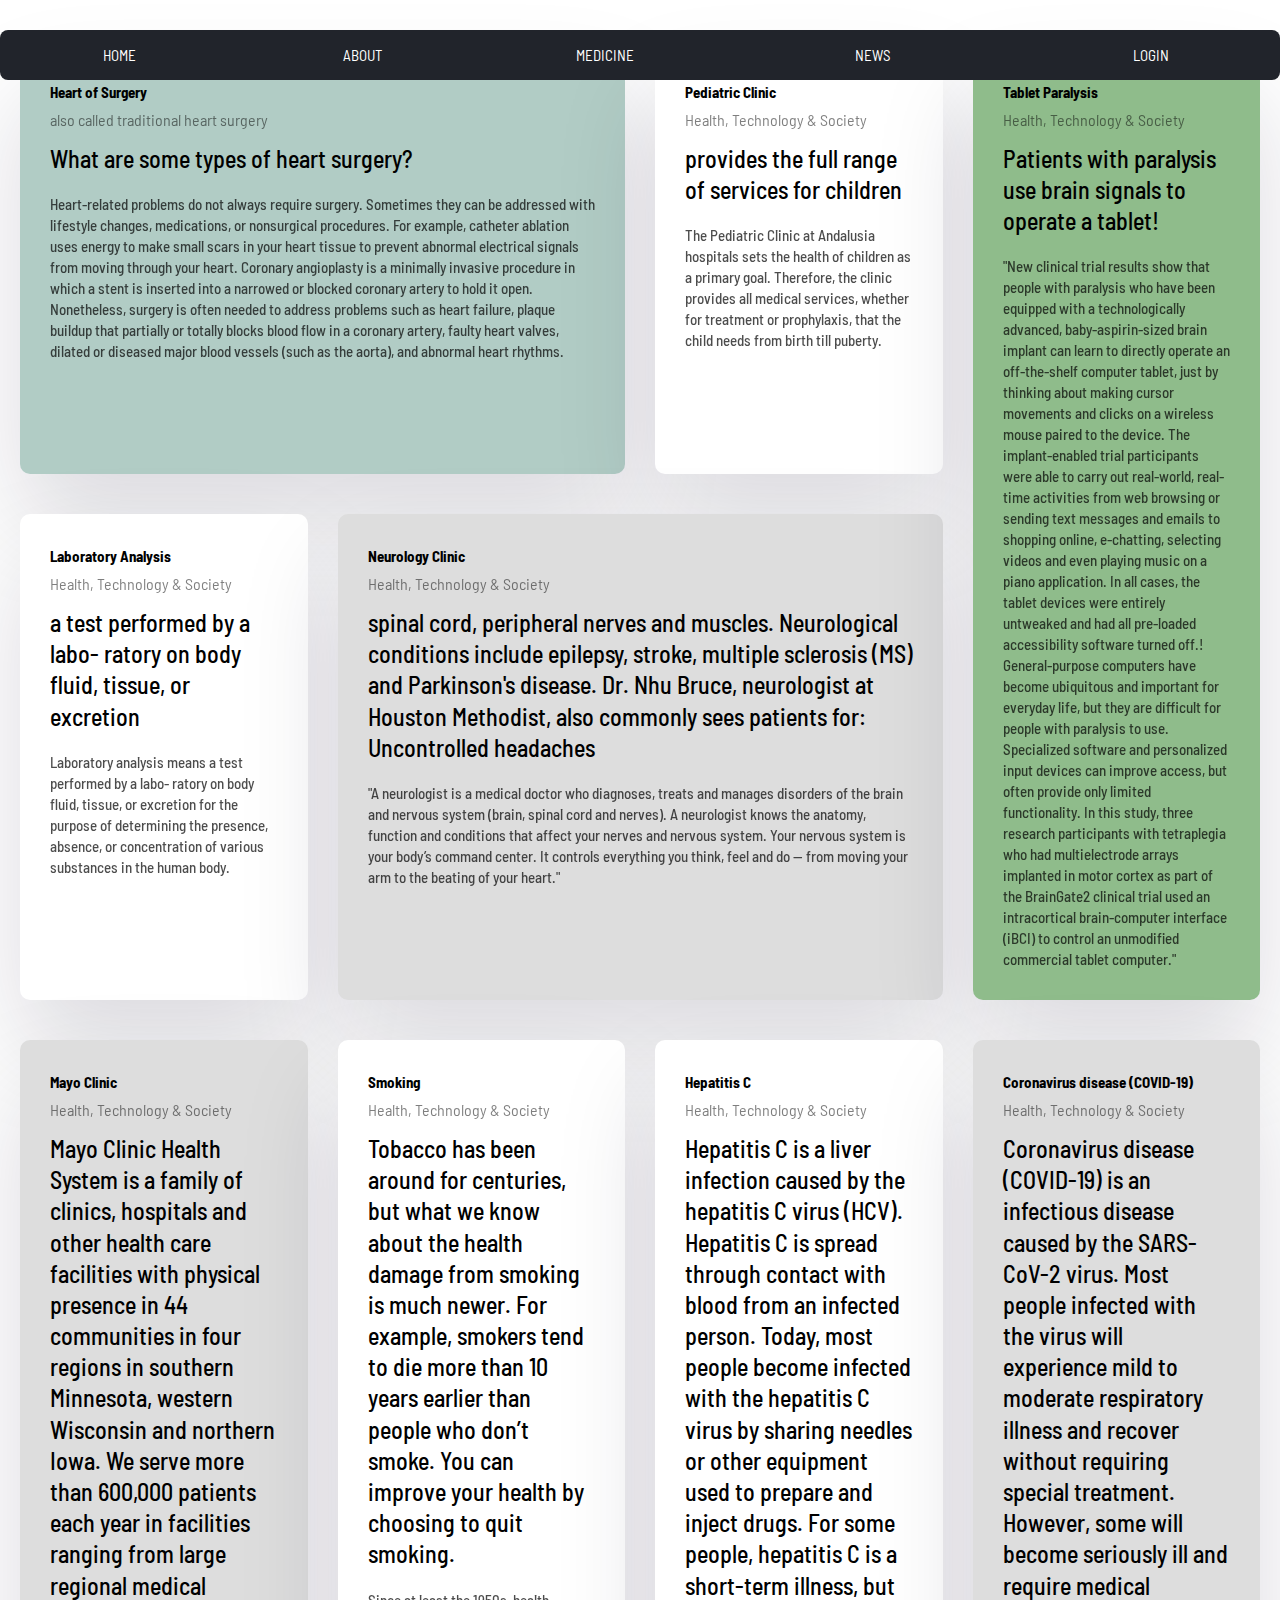
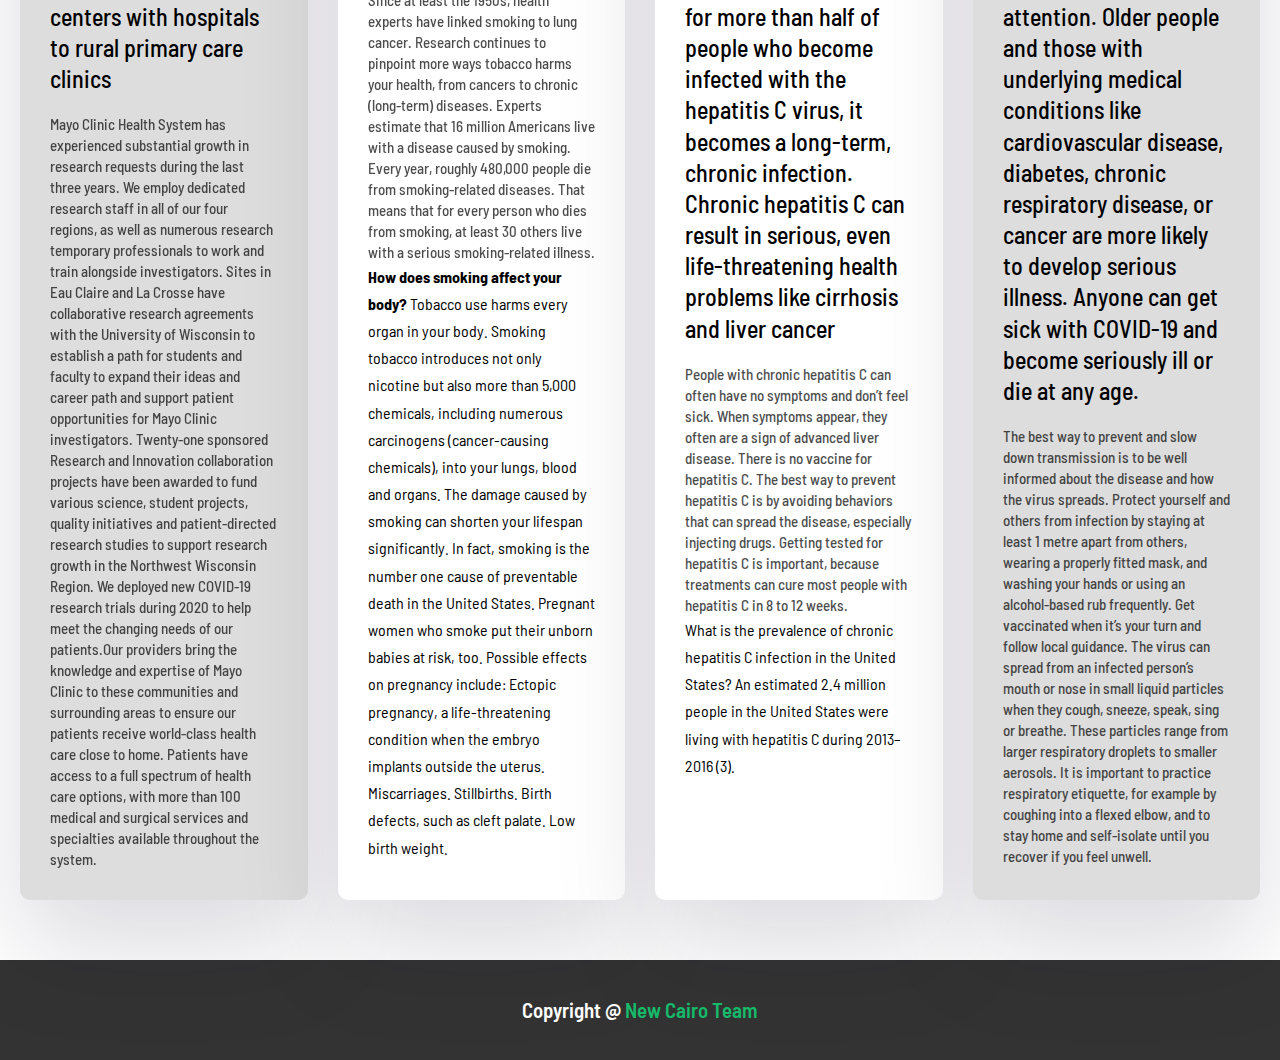
<file: news.html>
<!DOCTYPE html>
<html lang="en">
  <head>
    <meta charset="UTF-8" />
    <meta http-equiv="X-UA-Compatible" content="IE=edge" />
    <meta name="viewport" content="width=device-width, initial-scale=1.0" />
    <link rel="stylesheet" href="news.css" />
    <title>News Page</title>
  </head>
  <body>
    <nav>
      <a href="./index.html" target="-blank">Home</a>
      <a href="./About.html" target="-blank">About</a>
      <a href="./medicine.html" target="-blank">Medicine</a>
      <a href="./news.html" target="-blank">News</a>
      <a href="./sign/sign.html"target="-blank">Login</a>
      <div class="animation start-home" target="-blank"></div>
    </nav>
    

    <div class="cards">
      <div class="card card--bg-pepar">
        <header class="card__header">
          <div>
            <h3>Heart of Surgery</h3>
            <p>also called traditional heart surgery</p>
          </div>
        </header>
        <p class="card__lead">
          What are some types of heart surgery?
        </p>
        <p class="card__quote">
          Heart-related problems do not always require surgery.
          Sometimes they can be addressed with lifestyle changes,
          medications, or nonsurgical procedures. For example,
          catheter ablation uses energy to make small scars in your heart tissue
          to prevent abnormal electrical signals from moving through your heart. Coronary angioplasty is a minimally invasive procedure in which a stent is inserted into a narrowed or blocked coronary artery to hold it open. Nonetheless, surgery is often needed to address problems such as heart failure, plaque buildup that partially or totally blocks blood flow in a coronary artery, faulty heart valves, dilated or diseased major blood vessels (such as the aorta), and abnormal heart rhythms.
        </p>
      </div>

      <div class="card card--bg-gray-blue">
        <header class="card__header">
          
          <div>
            <h3>Pediatric Clinic</h3>
            <p>Health, Technology & Society</p>
          </div>
        </header>
        <p class="card__lead">
          provides the full range of services for children
        </p>
        <p class="card__quote">
          The Pediatric Clinic at Andalusia hospitals sets the health of children as a primary goal. Therefore, the clinic provides all medical services, whether for treatment or prophylaxis, that the child needs from birth till puberty.
        </p>
        
      </div>

      <div class="card">
        <header class="card__header">
          
          <div>
            <h3>Laboratory Analysis</h3>
            <p>Health, Technology & Society</p>
          </div>
        </header>
        <p class="card__lead"> a test performed by a labo- ratory on body fluid, tissue, or excretion</p>
        <p class="card__quote">
          Laboratory analysis means a test performed by a labo- ratory on body fluid, tissue, or excretion for the purpose of determining the presence, absence, or concentration of various substances in the human body.
        </p>
        
      </div>

      <div class="card card--bg-black-blue">
        <header class="card__header">
          
          <div>
            <h3>Neurology Clinic</h3>
            <p>Health, Technology & Society</p>
          </div>
        </header>
        <p class="card__lead">
          spinal cord, peripheral nerves and muscles. Neurological conditions include epilepsy, stroke, multiple sclerosis (MS) and Parkinson's disease. Dr. Nhu Bruce, neurologist at Houston Methodist, also commonly sees patients for: Uncontrolled headaches
        </p>
        <p class="card__quote">
          "A neurologist is a medical doctor who diagnoses, treats and manages disorders of the brain and nervous system (brain, spinal cord and nerves). A neurologist knows the anatomy, function and conditions that affect your nerves and nervous system. Your nervous system is your body’s command center. It controls everything you think, feel and do — from moving your arm to the beating of your heart."
        </p>
        
      </div>

      <div class="card bg-green">
        <header class="card__header">
          
          <div>
            <h3>Tablet Paralysis</h3>
            <p>Health, Technology & Society</p>
          </div>
        </header>
        <p class="card__lead">
          Patients with paralysis use brain signals to operate a tablet!
        </p>
        <p class="card__quote">
          "New clinical trial results show that people with paralysis who have been equipped with a technologically advanced, baby-aspirin-sized brain implant can learn to directly operate an off-the-shelf computer tablet, just by thinking about making cursor movements and clicks on a wireless mouse paired to the device.
          The implant-enabled trial participants were able to carry out real-world, real-time activities from web browsing or sending text messages and emails to shopping online, e-chatting, selecting videos and even playing music on a piano application.
          In all cases, the tablet devices were entirely untweaked and had all pre-loaded accessibility software turned off.!
          General-purpose computers have become ubiquitous and important for everyday life, but they are difficult for people with paralysis to use. Specialized software and personalized input devices can improve access, but often provide only limited functionality. In this study, three research participants with tetraplegia who had multielectrode arrays implanted in motor cortex as part of the BrainGate2 clinical trial used an intracortical brain-computer interface (iBCI) to control an unmodified commercial tablet computer."
        </p>
      </div>
      <div class="card card--bg-black-blue">
        <header class="card__header">
          
          <div>
            <h3>Mayo Clinic</h3>
            <p>Health, Technology & Society</p>
          </div>
        </header>
        <p class="card__lead">
          Mayo Clinic Health System is a family of clinics, hospitals and other health care facilities with physical presence in 44 communities in four regions in southern Minnesota, western Wisconsin and northern Iowa. We serve more than 600,000 patients each year in facilities ranging from large regional medical centers with hospitals to rural primary care clinics        </p>
        <p class="card__quote">
          Mayo Clinic Health System has experienced substantial growth in research requests during the last three years. We employ dedicated research staff in all of our four regions, as well as numerous research temporary professionals to work and train alongside investigators.
          Sites in Eau Claire and La Crosse have collaborative research agreements with the University of Wisconsin to establish a path for students and faculty to expand their ideas and career path and support patient opportunities for Mayo Clinic investigators.
          Twenty-one sponsored Research and Innovation collaboration projects have been awarded to fund various science, student projects, quality initiatives and patient-directed research studies to support research growth in the Northwest Wisconsin Region.
          We deployed new COVID-19 research trials during 2020 to help meet the changing needs of our patients.Our providers bring the knowledge and expertise of Mayo Clinic to these communities and surrounding areas to ensure our patients receive world-class health care close to home. Patients have access to a full spectrum of health care options, with more than 100 medical and surgical services and specialties available throughout the system.
          </p>
        
      </div>
      <div class="card card--bg-black-gray">
        <header class="card__header">
          
          <div>
            <h3>Smoking</h3>
            <p>Health, Technology & Society</p>
          </div>
        </header>
        <p class="card__lead">
          Tobacco has been around for centuries, but what we know about the health damage from smoking is much newer. For example, smokers tend to die more than 10 years earlier than people who don’t smoke. You can improve your health by choosing to quit smoking.
        </p>
        <p class="card__quote">
          Since at least the 1950s, health experts have linked smoking to lung cancer. Research continues to pinpoint more ways tobacco harms your health, from cancers to chronic (long-term) diseases.

          Experts estimate that 16 million Americans live with a disease caused by smoking. Every year, roughly 480,000 people die from smoking-related diseases. That means that for every person who dies from smoking, at least 30 others live with a serious smoking-related illness.        </p>
          <strong>How does smoking affect your body?</strong> 
          Tobacco use harms every organ in your body. Smoking tobacco introduces not only nicotine but also more than 5,000 chemicals, including numerous carcinogens (cancer-causing chemicals), into your lungs, blood and organs.
          
          The damage caused by smoking can shorten your lifespan significantly. In fact, smoking is the number one cause of preventable death in the United States.
          
          Pregnant women who smoke put their unborn babies at risk, too. Possible effects on pregnancy include:
          
          Ectopic pregnancy, a life-threatening condition when the embryo implants outside the uterus.
          Miscarriages.
          Stillbirths.
          Birth defects, such as cleft palate.
          Low birth weight.
      </div>
      <div class="card card--bg-black-gray">
        <header class="card__header">
          
          <div>
            <h3>Hepatitis C </h3>
            <p>Health, Technology & Society</p>
          </div>
        </header>
        <p class="card__lead">
          Hepatitis C is a liver infection caused by the hepatitis C virus (HCV). Hepatitis C is spread through contact with blood from an infected person. Today, most people become infected with the hepatitis C virus by sharing needles or other equipment used to prepare and inject drugs. For some people, hepatitis C is a short-term illness, but for more than half of people who become infected with the hepatitis C virus, it becomes a long-term, chronic infection. Chronic hepatitis C can result in serious, even life-threatening health problems like cirrhosis and liver cancer        </p>
        <p class="card__quote">
          People with chronic hepatitis C can often have no symptoms and don’t feel sick. When symptoms appear, they often are a sign of advanced liver disease. There is no vaccine for hepatitis C. The best way to prevent hepatitis C is by avoiding behaviors that can spread the disease, especially injecting drugs. Getting tested for hepatitis C is important, because treatments can cure most people with hepatitis C in 8 to 12 weeks.        
        </p>
          What is the prevalence of chronic hepatitis C infection in the United States?
          An estimated 2.4 million people in the United States were living with hepatitis C during 2013–2016 (3).
      </div>
      <div class="card card--bg-black-blue">
        <header class="card__header">
          
          <div>
            <h3>Coronavirus disease (COVID-19)</h3>
            <p>Health, Technology & Society</p>
          </div>
        </header>
        <p class="card__lead">
          Coronavirus disease (COVID-19) is an infectious disease caused by the SARS-CoV-2 virus.

Most people infected with the virus will experience mild to moderate respiratory illness and recover without requiring special treatment. However, some will become seriously ill and require medical attention. Older people and those with underlying medical conditions like cardiovascular disease, diabetes, chronic respiratory disease, or cancer are more likely to develop serious illness. Anyone can get sick with COVID-19 and become seriously ill or die at any age.
        </p>
        <p class="card__quote">
          The best way to prevent and slow down transmission is to be well informed about the disease and how the virus spreads. Protect yourself and others from infection by staying at least 1 metre apart from others, wearing a properly fitted mask, and washing your hands or using an alcohol-based rub frequently. Get vaccinated when it’s your turn and follow local guidance.

          The virus can spread from an infected person’s mouth or nose in small liquid particles when they cough, sneeze, speak, sing or breathe. These particles range from larger respiratory droplets to smaller aerosols. It is important to practice respiratory etiquette, for example by coughing into a flexed elbow, and to stay home and self-isolate until you recover if you feel unwell.        </p>
      </div>
    </div>
    
    <footer class="footer">
      <p class="footer-title">Copyright @ <span>New Cairo Team</span></p>
  </footer>
  </body>
</html>
</file>
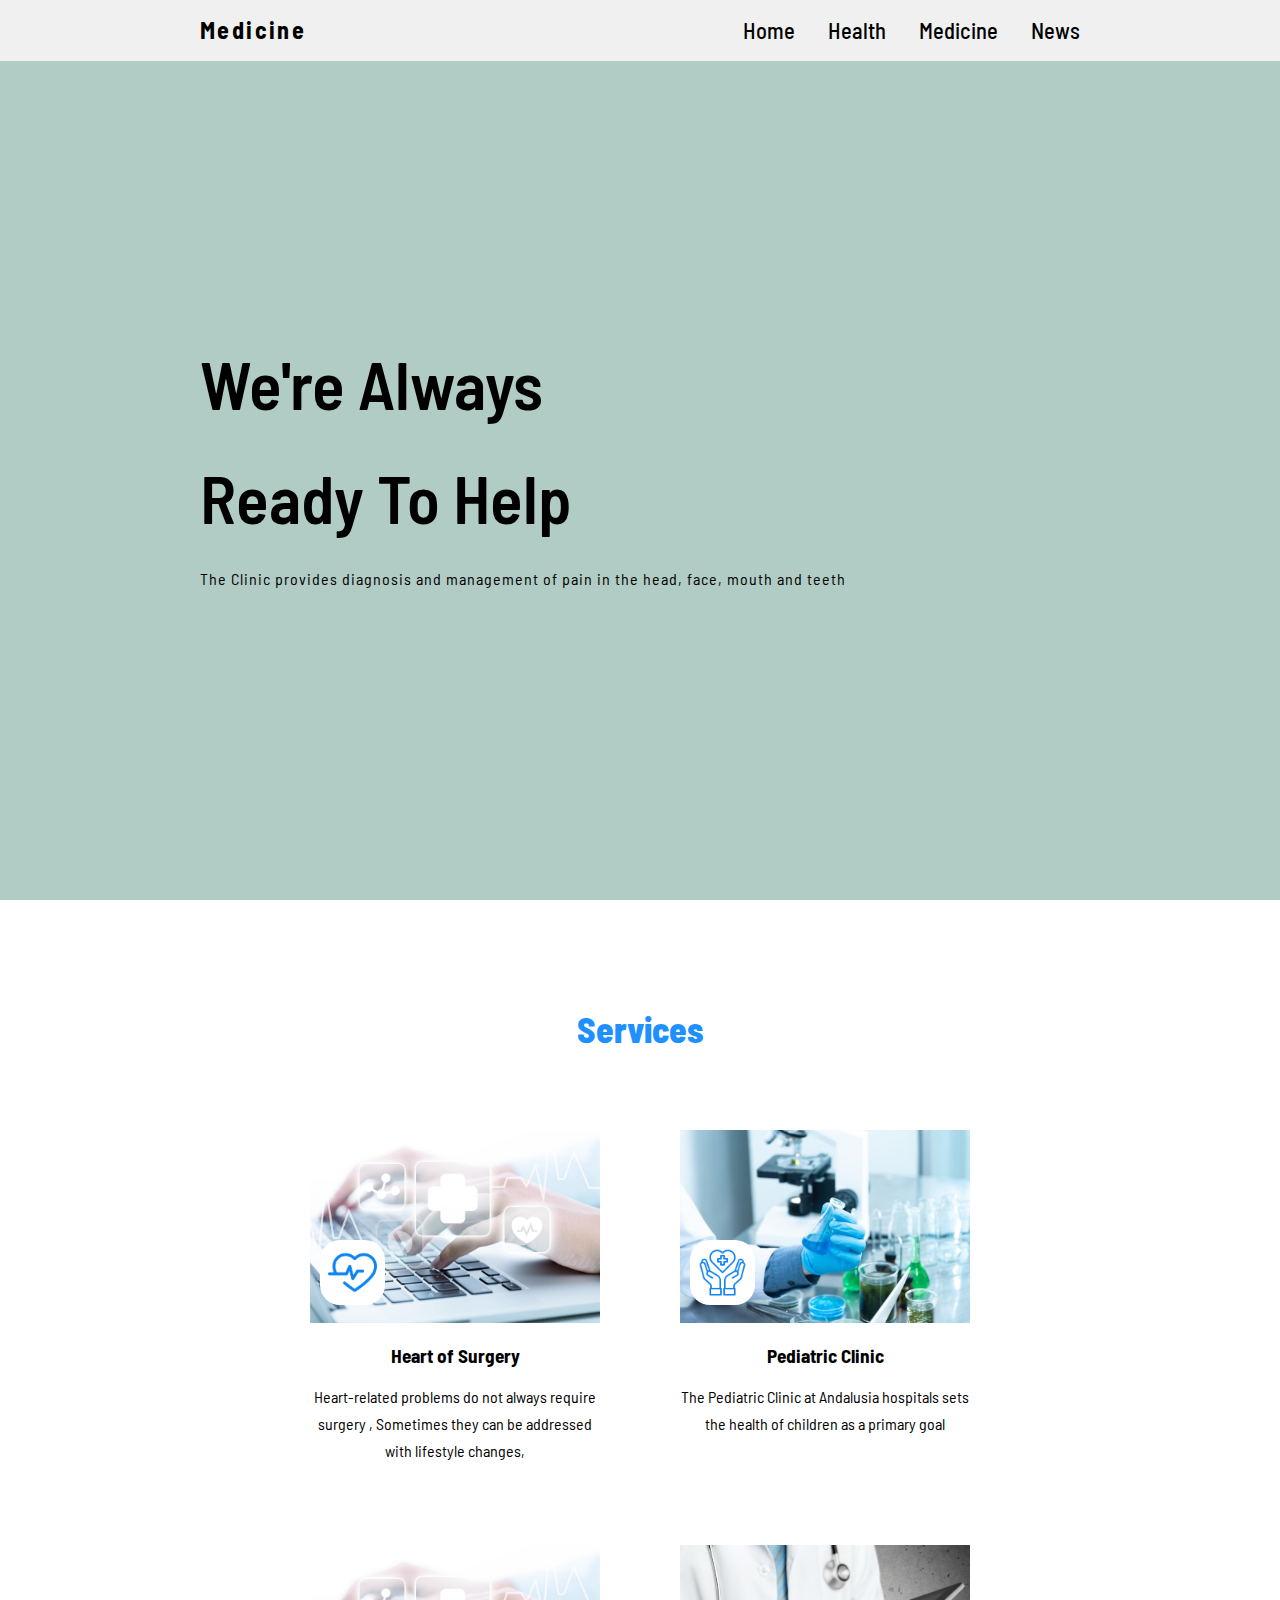
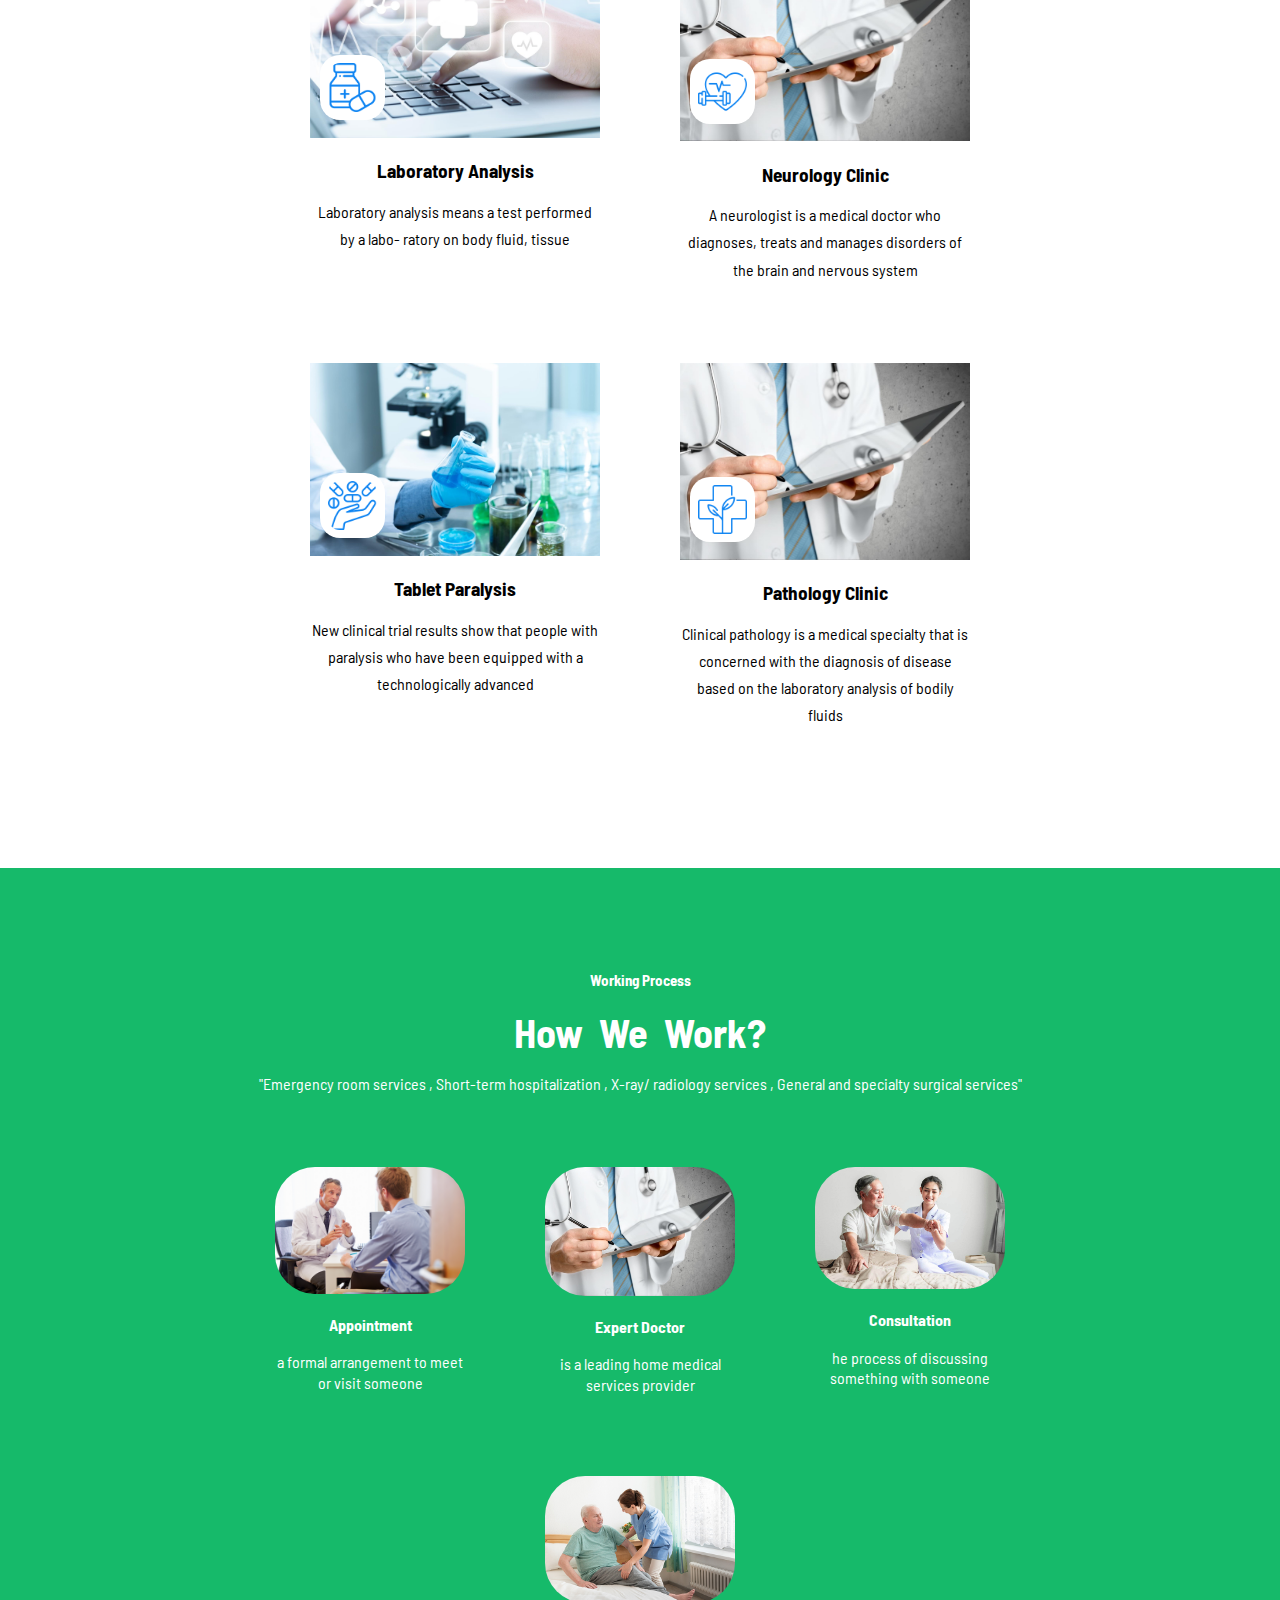
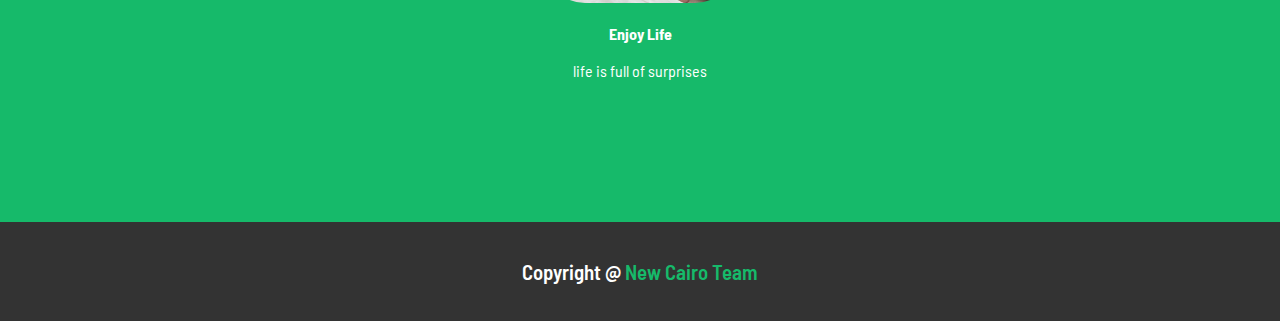
<file: projectt-main/project/medicine.html>
<!DOCTYPE html>
<html lang="en">
<head>
    <meta charset="UTF-8">
    <meta http-equiv="X-UA-Compatible" content="IE=edge">
    <meta name="viewport" content="width=device-width, initial-scale=1.0">
    <link rel="stylesheet" href="https://cdnjs.cloudflare.com/ajax/libs/font-awesome/5.15.4/css/all.min.css">
    <link rel="stylesheet" href="medicine.css">
    <title>Medicine</title>
</head>
<body>

    <header>
        <a href="#" class="logo">Medicine</a>
        <nav class="navigation">
            <a href="index.html" target="_blank">Home</a>
            <a href="health.html" target="_blank">Health</a>
            <a href="medicine.html" target="_blank">Medicine</a>
            <a href="news.html" target="_blank">News</a>
        </nav>
    </header>


    <section class="main">
        <div>
            <h2><br><span>We're Always <br>
                Ready To Help</span></h2>
            <h3>The Clinic provides diagnosis and management of pain in the head, face, mouth and teeth</h3>
            
        </div>
    </section>

    <section class="cards">
        <h2 class="title">Services</h2>
        <div class="content">
            <div class="card">
                <div class="icon">
                    <img src="./images/heart.jpg" alt="">
                    <div class="move">
                        <img class="move2" src="./images/download (3).png" alt="">
                    </div>
                </div>
                <div class="info">
                    <h3>Heart of Surgery</h3>
                    <p>Heart-related problems do not always require surgery , Sometimes they can be addressed with lifestyle changes,</p>
                </div>
            </div>
            <div class="card">
                <div class="icon">
                    <img src="./images/labrator.jpg" alt="">
                    <div class="move">
                        <img class="move2" src="./images/download (4).png" alt="">
                    </div>
                </div>
                <div class="info">
                    <h3>Pediatric Clinic</h3>
                    <p>The Pediatric Clinic at Andalusia hospitals sets the health of children as a primary goal</p>
                </div>
            </div>
            <div class="card">
                <div class="icon">
                    <img src="./images/heart.jpg" alt="">
                    <div class="move">
                        <img class="move2" src="./images/download (5).png" alt="">
                    </div>
                </div>
                <div class="info">
                    <h3>Laboratory Analysis</h3>
                    <p>Laboratory analysis means a test performed by a labo- ratory on body fluid, tissue</p>
                </div>
            </div>
            <div class="card">
                <div class="icon">
                    <img src="./images/pathoolgy.jpg" alt="">
                    <div class="move">
                        <img class="move2" src="./images/download (2).png" alt="">
                    </div>
                </div>
                <div class="info">
                    <h3>Neurology Clinic</h3>
                    <p>A neurologist is a medical doctor who diagnoses, treats and manages disorders of the brain and nervous system</p>
                </div>
            </div>
            <div class="card">
                <div class="icon">
                    <img src="./images/labrator.jpg" alt="">
                    <div class="move">
                        <img class="move2" src="./images/download.png" alt="">
                    </div>
                </div>
                <div class="info">
                    <h3>Tablet Paralysis</h3>
                    <p>New clinical trial results show that people with paralysis who have been equipped with a technologically advanced</p>
                </div>
            </div>
            <div class="card">
                <div class="icon">
                    <img src="./images/pathoolgy.jpg" alt="">
                    <div class="move">
                        <img class="move2" src="./images/download (1).png" alt="">
                    </div>
                </div>
                <div class="info">
                    <h3>Pathology Clinic</h3>
                    <p>Clinical pathology is a medical specialty that is concerned with the diagnosis of disease based on the laboratory analysis of bodily fluids</p>
                </div>
            </div>
        </div>
    </section>
    
    <section class="section">
        <h3>Working Process</h3>
        <h1>How We Work?</h1>
        <p>
            "Emergency room services ,  Short-term hospitalization , X-ray/ radiology services , General and specialty surgical services"</p>
        <div class="content2">
        <div class="card2">
            <div class="icon">
                <img src="./images/doctor-appointment.jpg" alt="">
            </div>
            <div class="info2">
                <h3>Appointment</h3>
                <p>a formal arrangement to meet or visit someone</p>
            </div>
        </div>
        <div class="card2">
            <div class="icon">
                <img src="./images/pathoolgy.jpg" alt="">
            </div>
            <div class="info2">
                <h3>Expert Doctor</h3>
                <p>is a leading home medical services provider </p>
            </div>
        </div>
        <div class="card2">
            <div class="icon">
                <img src="./images/SERVICE-TESTIMONIAL-hospital-to-home.jpg" alt="">
            </div>
            <div class="info2">
                <h3>Consultation</h3>
                <p>he process of discussing something with someone</p>
            </div>
        </div>
        <div class="card2">
            <div class="icon">
                <img src="./images/caregiver-assisting-senior-man-out-of-bed.jpg" alt="">
            </div>
            <div class="info2">
                <h3>Enjoy Life</h3>
                <p>life is full of surprises</p>
            </div>
        </div>
    </div> 
    
    </section>
    <footer class="footer">
        <p class="footer-title">Copyright @ <span>New Cairo Team</span></p>
    </footer>
</body>
</html>
</file>
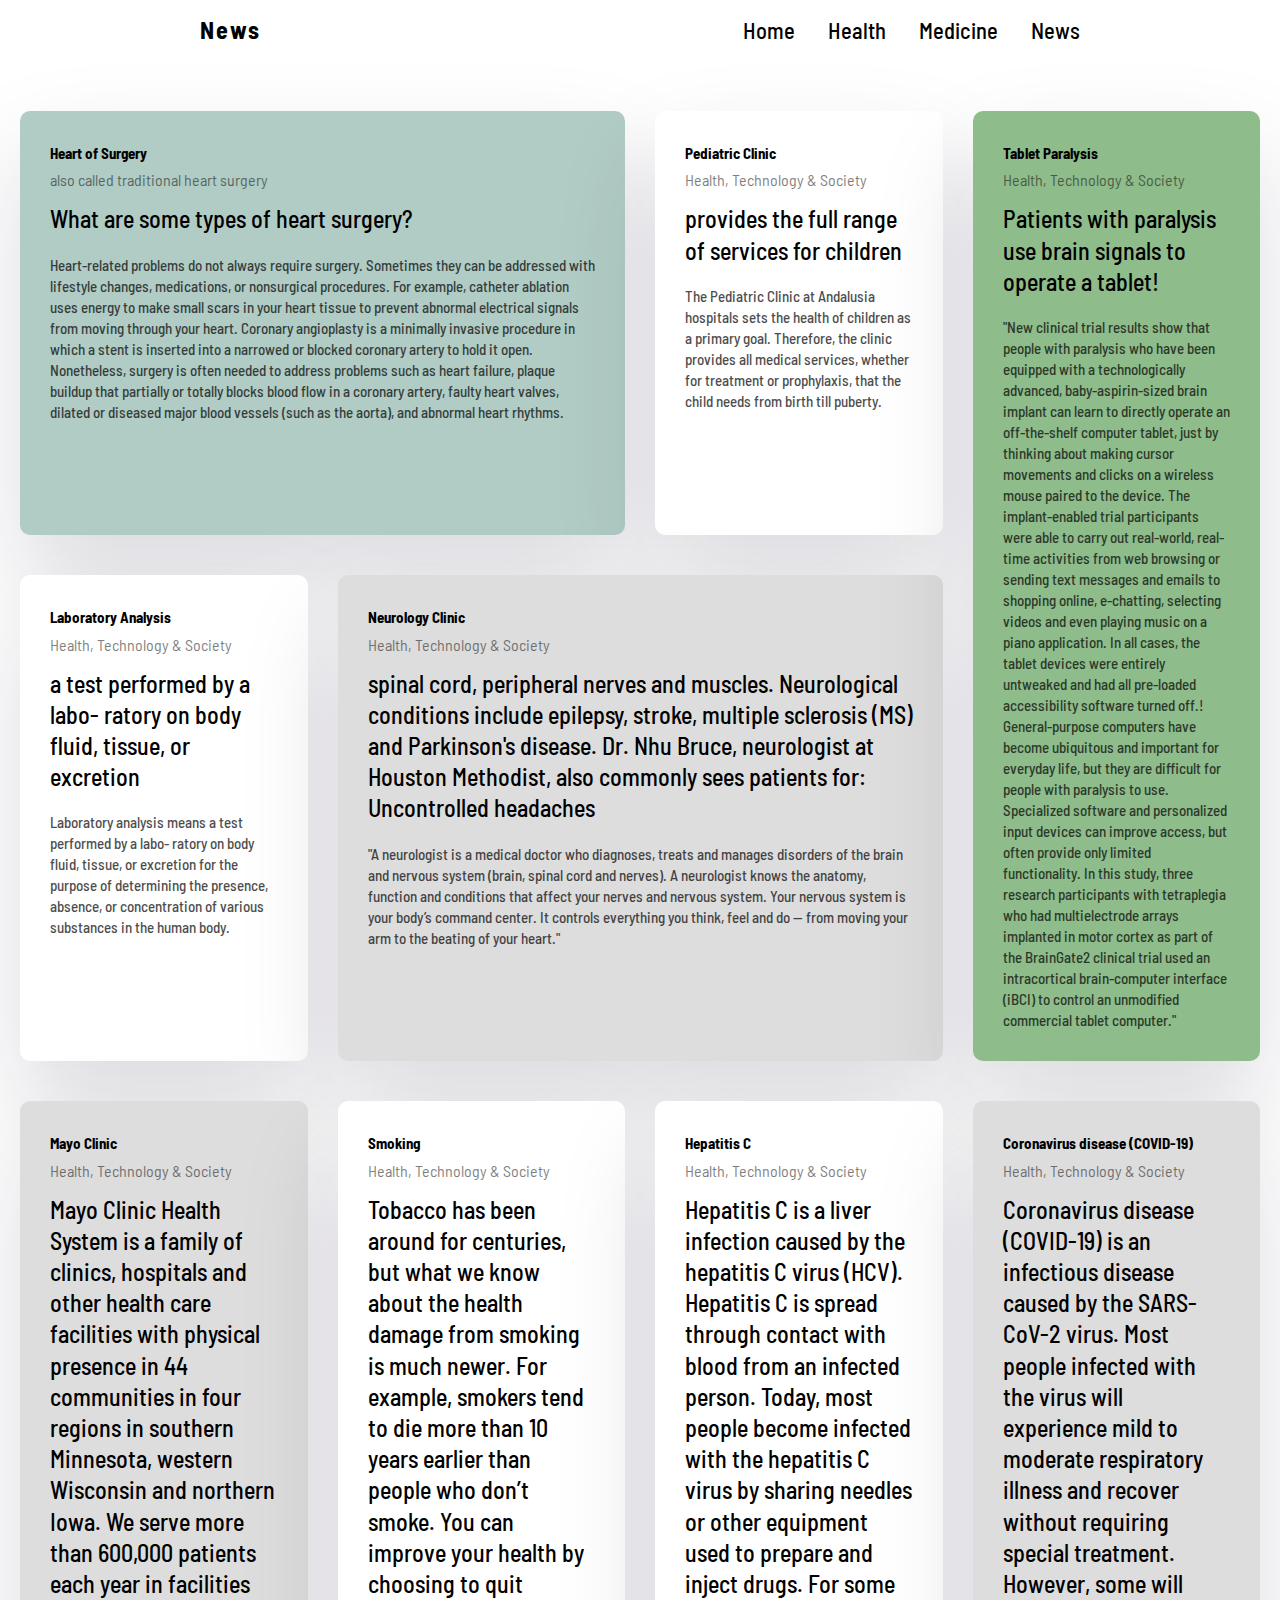
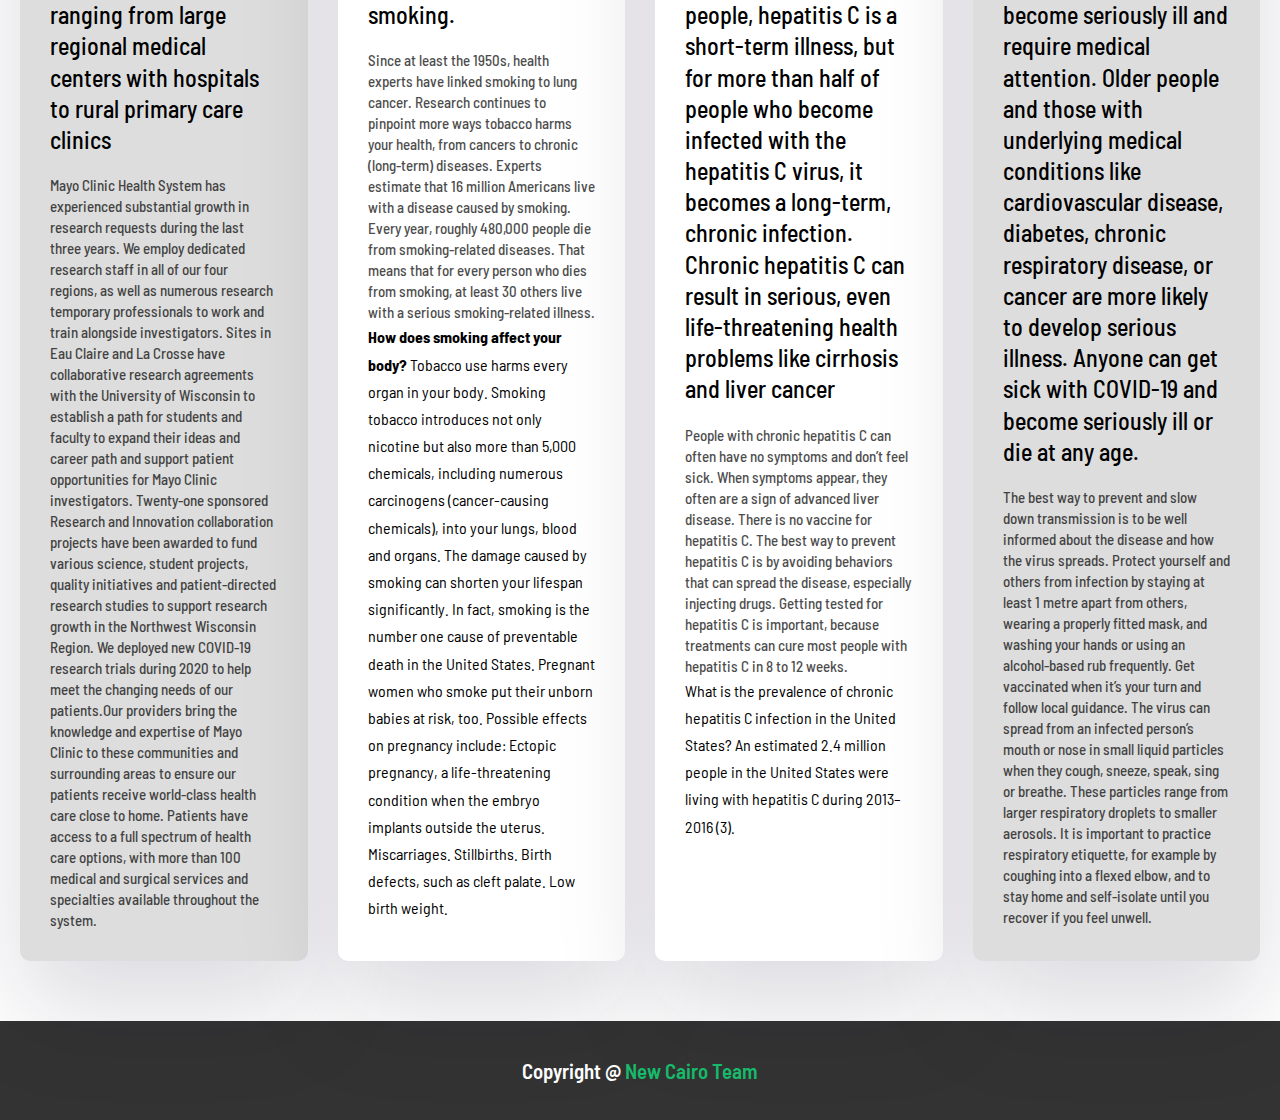
<file: projectt-main/project/news.html>
<!DOCTYPE html>
<html lang="en">
  <head>
    <meta charset="UTF-8" />
    <meta http-equiv="X-UA-Compatible" content="IE=edge" />
    <meta name="viewport" content="width=device-width, initial-scale=1.0" />
    <link rel="stylesheet" href="news.css" />
    <title>News</title>
  </head>
  <body>

    <div class="header2">
      <a href="#" class="logo">News</a>
      <nav class="navigation">
          <a href="home.html" target="_blank">Home</a>
          <a href="health.html" target="_blank" >Health</a>
          <a href="medicine.html" target="_blank">Medicine</a>
          <a href="news.html">News</a>
      </nav>
    </div >

    <div class="cards">
      <div class="card card--bg-pepar">
        <header class="card__header">
          <div>
            <h3>Heart of Surgery</h3>
            <p>also called traditional heart surgery</p>
          </div>
        </header>
        <p class="card__lead">
          What are some types of heart surgery?
        </p>
        <p class="card__quote">
          Heart-related problems do not always require surgery.
          Sometimes they can be addressed with lifestyle changes,
          medications, or nonsurgical procedures. For example,
          catheter ablation uses energy to make small scars in your heart tissue
          to prevent abnormal electrical signals from moving through your heart. Coronary angioplasty is a minimally invasive procedure in which a stent is inserted into a narrowed or blocked coronary artery to hold it open. Nonetheless, surgery is often needed to address problems such as heart failure, plaque buildup that partially or totally blocks blood flow in a coronary artery, faulty heart valves, dilated or diseased major blood vessels (such as the aorta), and abnormal heart rhythms.
        </p>
      </div>

      <div class="card card--bg-gray-blue">
        <header class="card__header">
          
          <div>
            <h3>Pediatric Clinic</h3>
            <p>Health, Technology & Society</p>
          </div>
        </header>
        <p class="card__lead">
          provides the full range of services for children
        </p>
        <p class="card__quote">
          The Pediatric Clinic at Andalusia hospitals sets the health of children as a primary goal. Therefore, the clinic provides all medical services, whether for treatment or prophylaxis, that the child needs from birth till puberty.
        </p>
        
      </div>

      <div class="card">
        <header class="card__header">
          
          <div>
            <h3>Laboratory Analysis</h3>
            <p>Health, Technology & Society</p>
          </div>
        </header>
        <p class="card__lead"> a test performed by a labo- ratory on body fluid, tissue, or excretion</p>
        <p class="card__quote">
          Laboratory analysis means a test performed by a labo- ratory on body fluid, tissue, or excretion for the purpose of determining the presence, absence, or concentration of various substances in the human body.
        </p>
        
      </div>

      <div class="card card--bg-black-blue">
        <header class="card__header">
          
          <div>
            <h3>Neurology Clinic</h3>
            <p>Health, Technology & Society</p>
          </div>
        </header>
        <p class="card__lead">
          spinal cord, peripheral nerves and muscles. Neurological conditions include epilepsy, stroke, multiple sclerosis (MS) and Parkinson's disease. Dr. Nhu Bruce, neurologist at Houston Methodist, also commonly sees patients for: Uncontrolled headaches
        </p>
        <p class="card__quote">
          "A neurologist is a medical doctor who diagnoses, treats and manages disorders of the brain and nervous system (brain, spinal cord and nerves). A neurologist knows the anatomy, function and conditions that affect your nerves and nervous system. Your nervous system is your body’s command center. It controls everything you think, feel and do — from moving your arm to the beating of your heart."
        </p>
        
      </div>

      <div class="card bg-green">
        <header class="card__header">
          
          <div>
            <h3>Tablet Paralysis</h3>
            <p>Health, Technology & Society</p>
          </div>
        </header>
        <p class="card__lead">
          Patients with paralysis use brain signals to operate a tablet!
        </p>
        <p class="card__quote">
          "New clinical trial results show that people with paralysis who have been equipped with a technologically advanced, baby-aspirin-sized brain implant can learn to directly operate an off-the-shelf computer tablet, just by thinking about making cursor movements and clicks on a wireless mouse paired to the device.
          The implant-enabled trial participants were able to carry out real-world, real-time activities from web browsing or sending text messages and emails to shopping online, e-chatting, selecting videos and even playing music on a piano application.
          In all cases, the tablet devices were entirely untweaked and had all pre-loaded accessibility software turned off.!
          General-purpose computers have become ubiquitous and important for everyday life, but they are difficult for people with paralysis to use. Specialized software and personalized input devices can improve access, but often provide only limited functionality. In this study, three research participants with tetraplegia who had multielectrode arrays implanted in motor cortex as part of the BrainGate2 clinical trial used an intracortical brain-computer interface (iBCI) to control an unmodified commercial tablet computer."
        </p>
      </div>
      <div class="card card--bg-black-blue">
        <header class="card__header">
          
          <div>
            <h3>Mayo Clinic</h3>
            <p>Health, Technology & Society</p>
          </div>
        </header>
        <p class="card__lead">
          Mayo Clinic Health System is a family of clinics, hospitals and other health care facilities with physical presence in 44 communities in four regions in southern Minnesota, western Wisconsin and northern Iowa. We serve more than 600,000 patients each year in facilities ranging from large regional medical centers with hospitals to rural primary care clinics        </p>
        <p class="card__quote">
          Mayo Clinic Health System has experienced substantial growth in research requests during the last three years. We employ dedicated research staff in all of our four regions, as well as numerous research temporary professionals to work and train alongside investigators.
          Sites in Eau Claire and La Crosse have collaborative research agreements with the University of Wisconsin to establish a path for students and faculty to expand their ideas and career path and support patient opportunities for Mayo Clinic investigators.
          Twenty-one sponsored Research and Innovation collaboration projects have been awarded to fund various science, student projects, quality initiatives and patient-directed research studies to support research growth in the Northwest Wisconsin Region.
          We deployed new COVID-19 research trials during 2020 to help meet the changing needs of our patients.Our providers bring the knowledge and expertise of Mayo Clinic to these communities and surrounding areas to ensure our patients receive world-class health care close to home. Patients have access to a full spectrum of health care options, with more than 100 medical and surgical services and specialties available throughout the system.
          </p>
        
      </div>
      <div class="card card--bg-black-gray">
        <header class="card__header">
          
          <div>
            <h3>Smoking</h3>
            <p>Health, Technology & Society</p>
          </div>
        </header>
        <p class="card__lead">
          Tobacco has been around for centuries, but what we know about the health damage from smoking is much newer. For example, smokers tend to die more than 10 years earlier than people who don’t smoke. You can improve your health by choosing to quit smoking.
        </p>
        <p class="card__quote">
          Since at least the 1950s, health experts have linked smoking to lung cancer. Research continues to pinpoint more ways tobacco harms your health, from cancers to chronic (long-term) diseases.

          Experts estimate that 16 million Americans live with a disease caused by smoking. Every year, roughly 480,000 people die from smoking-related diseases. That means that for every person who dies from smoking, at least 30 others live with a serious smoking-related illness.        </p>
          <strong>How does smoking affect your body?</strong> 
          Tobacco use harms every organ in your body. Smoking tobacco introduces not only nicotine but also more than 5,000 chemicals, including numerous carcinogens (cancer-causing chemicals), into your lungs, blood and organs.
          
          The damage caused by smoking can shorten your lifespan significantly. In fact, smoking is the number one cause of preventable death in the United States.
          
          Pregnant women who smoke put their unborn babies at risk, too. Possible effects on pregnancy include:
          
          Ectopic pregnancy, a life-threatening condition when the embryo implants outside the uterus.
          Miscarriages.
          Stillbirths.
          Birth defects, such as cleft palate.
          Low birth weight.
      </div>
      <div class="card card--bg-black-gray">
        <header class="card__header">
          
          <div>
            <h3>Hepatitis C </h3>
            <p>Health, Technology & Society</p>
          </div>
        </header>
        <p class="card__lead">
          Hepatitis C is a liver infection caused by the hepatitis C virus (HCV). Hepatitis C is spread through contact with blood from an infected person. Today, most people become infected with the hepatitis C virus by sharing needles or other equipment used to prepare and inject drugs. For some people, hepatitis C is a short-term illness, but for more than half of people who become infected with the hepatitis C virus, it becomes a long-term, chronic infection. Chronic hepatitis C can result in serious, even life-threatening health problems like cirrhosis and liver cancer        </p>
        <p class="card__quote">
          People with chronic hepatitis C can often have no symptoms and don’t feel sick. When symptoms appear, they often are a sign of advanced liver disease. There is no vaccine for hepatitis C. The best way to prevent hepatitis C is by avoiding behaviors that can spread the disease, especially injecting drugs. Getting tested for hepatitis C is important, because treatments can cure most people with hepatitis C in 8 to 12 weeks.        
        </p>
          What is the prevalence of chronic hepatitis C infection in the United States?
          An estimated 2.4 million people in the United States were living with hepatitis C during 2013–2016 (3).
      </div>
      <div class="card card--bg-black-blue">
        <header class="card__header">
          
          <div>
            <h3>Coronavirus disease (COVID-19)</h3>
            <p>Health, Technology & Society</p>
          </div>
        </header>
        <p class="card__lead">
          Coronavirus disease (COVID-19) is an infectious disease caused by the SARS-CoV-2 virus.

Most people infected with the virus will experience mild to moderate respiratory illness and recover without requiring special treatment. However, some will become seriously ill and require medical attention. Older people and those with underlying medical conditions like cardiovascular disease, diabetes, chronic respiratory disease, or cancer are more likely to develop serious illness. Anyone can get sick with COVID-19 and become seriously ill or die at any age.
        </p>
        <p class="card__quote">
          The best way to prevent and slow down transmission is to be well informed about the disease and how the virus spreads. Protect yourself and others from infection by staying at least 1 metre apart from others, wearing a properly fitted mask, and washing your hands or using an alcohol-based rub frequently. Get vaccinated when it’s your turn and follow local guidance.

          The virus can spread from an infected person’s mouth or nose in small liquid particles when they cough, sneeze, speak, sing or breathe. These particles range from larger respiratory droplets to smaller aerosols. It is important to practice respiratory etiquette, for example by coughing into a flexed elbow, and to stay home and self-isolate until you recover if you feel unwell.        </p>
      </div>
    </div>
    
    <footer class="footer">
      <p class="footer-title">Copyright @ <span>New Cairo Team</span></p>
  </footer>
  </body>
</html>
</file>
<file: news.css>
@import url('https://fonts.googleapis.com/css2?family=Barlow+Semi+Condensed:wght@200;300;400;700&display=swap');

* {
  box-sizing: border-box;
  margin: 0;
  padding: 0;
  scroll-behavior: smooth;
}

body {
  font-family: 'Barlow Semi Condensed', sans-serif;
  line-height: 1.7;
}


.cards {
  max-width: 1440px;
  margin: 30px auto;
  padding: 20px;
  display: grid;
  grid-template-columns: repeat(4, 1fr);
  gap: 30px;
}

.card {
  background: #fff;
  border-radius: 10px;
  padding: 30px;
  box-shadow: rgba(17, 12, 46, 0.15) 0px 48px 100px 0px;
  margin-bottom: 10px;
}

.card__header {
  display: flex;
  align-items: center;
  margin-bottom: 10px;
}

.card__header h3 {
  font-size: 15px;
}

.card__header p {
  opacity: 50%;
}

.card__lead {
  font-size: 1.5rem;
  font-weight: 500;
  line-height: 1.3;
  margin-bottom: 20px;
}

.card__quote {
  font-size: 15px;
  font-weight: 500;
  line-height: 1.4;
  opacity: 70%;
}

.card--bg-pepar {
  background: #B1CCC5;
  color: black;
}

.card--bg-black-blue {
  background: #ddd;
  color: black;
}
.card--bg-black-gray{
  background-color: white;
}

.card.bg-green{
  background-color:#8FBC8B;
}

.card:nth-of-type(1) {
  grid-column: 1 / 3;
}

.card:nth-of-type(4) {
  grid-column: 2 / 4;
  grid-row: 2;
}

.card:nth-of-type(5) {
  grid-column: 4;
  grid-row: 1 / 3;
}

.footer {
  background-color: #333333;
  color: #fff;
  padding: 2em;
}

.footer-title {
  text-align: center;
  font-size: 1.3em;
  font-weight: 600;
}

.footer-title span {
  color: #16ba6a;
}

@media (max-width:1023px){

  .header2{
      padding: 12px 20px;
  }

  .navigation a{
      padding-left: 10px;
  }

  .title{
      font-size: 1.8em;
  }
}
  

@media (max-width: 768px) {
  .cards {
    grid-template-columns: 1fr;
    width: 100%;
  }

  .card:nth-of-type(1) {
    grid-column: 1;
  }

  .card:nth-of-type(4) {
    grid-column: 1;
    grid-row: 4;
  }

  .card:nth-of-type(5) {
    grid-column: 1;
    grid-row: 5;
  }
}


nav {
	display: flex;
justify-content: space-around;
	position: fixed;
	width: 100%;
	height: 50px;
	background-color: #21242b;
	border-radius: 8px;
	font-size: 0;

}
nav a {
	line-height: 50px;
	height: 100%;
	font-size: 15px;
	display: inline-block;
	position: relative;
	z-index: 1;
	text-decoration: none;
	text-transform: uppercase;
	text-align: center;
	color: white;
	cursor: pointer;
}
nav .animation {
	position: absolute;
	height: 100%;
	top: 0;
	z-index: 0;
	transition: all .5s ease 0s;
	border-radius: 8px;
}
a:nth-child(1) {
	width: 100px;
}
a:nth-child(2) {
	width: 110px;
}
a:nth-child(3) {
	width: 100px;
}
a:nth-child(4) {
	width: 160px;
}
a:nth-child(5) {
	width: 120px;
}
</file>
<file: projectt-main/project/medicine.css>
@import url('https://fonts.googleapis.com/css2?family=Barlow+Semi+Condensed:wght@200;300;400;700&display=swap');

*{
    margin: 0;
    padding: 0;
    box-sizing: border-box;
    scroll-behavior: smooth; 
}

body{
    font-family: 'Barlow Semi Condensed', sans-serif;
    line-height: 1.7;
    
}
header {
    background-color: #f0f0f0;
    width: 100%;
    position: fixed;
    z-index: 999;
    display: flex;
    justify-content: space-between;
    align-items: center;
    padding: 10px 200px ;
}

.logo{
    
    letter-spacing: 0.1em;
    text-decoration: none;
    color: black;
    /* text-transform: uppercase; */
    font-weight: 700;
    font-size: 1.5em;
}

.navigation a{
    color: black;
    text-decoration: none;
    font-size: 1.4em;
    font-weight: 500;
    padding-left: 30px;
}

.navigation a:hover{
    
    color: #15e4d0;
}

section {
    padding: 100px 200px;
}

.main {
    width: 100%;
    min-height: 100vh;
    display: flex;
    align-items: center;
    background: #B1CCC5;
}

.main h2 {
    color: black;
    font-size: 1.4em;
    font-weight: 500;
}

.main h2 span {
    display: inline-block;
    margin-top: 10px;
    color: black;
    font-size: 3em;
    font-weight: 600;
}

.main h3 {
    color: black;
    font-size: 1em;
    font-weight: 400;
    letter-spacing: 1px;
    margin-top: 10px;
    margin-bottom: 30px;
}

.title {
    display: flex;
    justify-content: center;
    color: #1E90FF;
    font-size: 2.2em;
    font-weight: 800;
    margin-bottom: 30px;
}

.content {
    display: flex;
    justify-content: center;
    flex-direction: row;
    flex-wrap: wrap;
}

.card {
    background-color: #fff;
    width: 21.25em;
    padding: 25px;
    margin: 15px;
}

.card img {
    width: 100%;
}

.move{
    position: absolute;
    width: 65px;
}
.move .move2{
    width: 100%;
    background-color: white;
    position: relative;
    bottom: 90px;
    left: 10px;
    padding: 8px;
    border-radius: 20px;
    
}


.info {
    text-align: center;
}

.info h3{
    color: black;
    font-size: 1.2em;
    font-weight: 700;
    margin: 10px;
}

.section {
    color: white;
    background-color: #16ba6a;
}
.content2 {
    display: flex;
    justify-content: center;
    flex-direction: row;
    flex-wrap: wrap;
}

.section .content2{
    margin-top: 30px;
}
.section h3 ,p,h1{
    text-align: center;
}
.section h3{
    font-size: 15px;
    padding-bottom: 4px;
}
.section h1{
    font-size: 40px;
    word-spacing: 0.2em;
    padding-bottom: 4px;
} 
.card2 {
    width: 15em;
    padding: 25px;
    margin: 15px;
}

.card2 img {
    width: 100%;
    border-radius: 40px;
}
.info2 h3{
    color: white;
    font-size: 16px;
    font-weight: bold;
    margin-top: 10px;
    margin-bottom: 10px;
}
.info2 p{
    color: white;
    font-size: 16px;
    line-height: 1.3em;
    
}
.footer {
    background-color: #333333;
    color: #fff;
    padding: 2em;
}

.footer-title {
    text-align: center;
    font-size: 1.3em;
    font-weight: 600;
}

.footer-title span {
    color: #16ba6a;
}
@media (max-width:1023px){
    header{
        padding: 12px 20px;
    }

    .navigation a{
        padding-left: 10px;
    }

    .title{
        font-size: 1.8em;
    }

    section{
        padding: 80px 20px;
    }

    .main-content h2{
        font-size: 1em;
    }

    .main-content h3{
        font-size: 1.6em;
    }

    .content{
        flex-direction: column;
        align-items: center;
    }

}
@media (max-width:641px){
    body{
        font-size: 12px;
    }

    .main-content h2{
        font-size: 0.8em;
    }

    .main-content h3{
        font-size: 1.4em;
    }
}

@media (max-width:300px){
    body{
        font-size: 10px;
    }
}
</file>
<file: projectt-main/project/news.css>
@import url('https://fonts.googleapis.com/css2?family=Barlow+Semi+Condensed:wght@200;300;400;700&display=swap');

* {
  box-sizing: border-box;
  margin: 0;
  padding: 0;
  scroll-behavior: smooth;
}

body {
  font-family: 'Barlow Semi Condensed', sans-serif;
  line-height: 1.7;
}
.header2 {
  display: flex;
  justify-content: space-between;
  align-items: center;
  padding: 10px 200px ;
}

.logo{
    letter-spacing: 0.1em;
    text-decoration: none;
    color: black;
    font-weight: 700;
    font-size: 1.5em;
}

.navigation a{
  color: black;
  text-decoration: none;
  font-size: 1.4em;
  font-weight: 500;
  padding-left: 30px;
}

.navigation a:hover{
  
  color: #15e4d0;
}

.cards {
  max-width: 1440px;
  margin: 30px auto;
  padding: 20px;
  display: grid;
  grid-template-columns: repeat(4, 1fr);
  gap: 30px;
}

.card {
  background: #fff;
  border-radius: 10px;
  padding: 30px;
  box-shadow: rgba(17, 12, 46, 0.15) 0px 48px 100px 0px;
  margin-bottom: 10px;
}

.card__header {
  display: flex;
  align-items: center;
  margin-bottom: 10px;
}

.card__header h3 {
  font-size: 15px;
}

.card__header p {
  opacity: 50%;
}

.card__lead {
  font-size: 1.5rem;
  font-weight: 500;
  line-height: 1.3;
  margin-bottom: 20px;
}

.card__quote {
  font-size: 15px;
  font-weight: 500;
  line-height: 1.4;
  opacity: 70%;
}

.card--bg-pepar {
  background: #B1CCC5;
  color: black;
}

.card--bg-black-blue {
  background: #ddd;
  color: black;
}
.card--bg-black-gray{
  background-color: white;
}

.card.bg-green{
  background-color:#8FBC8B;
}

.card:nth-of-type(1) {
  grid-column: 1 / 3;
}

.card:nth-of-type(4) {
  grid-column: 2 / 4;
  grid-row: 2;
}

.card:nth-of-type(5) {
  grid-column: 4;
  grid-row: 1 / 3;
}

.footer {
  background-color: #333333;
  color: #fff;
  padding: 2em;
}

.footer-title {
  text-align: center;
  font-size: 1.3em;
  font-weight: 600;
}

.footer-title span {
  color: #16ba6a;
}

@media (max-width:1023px){

  .header2{
      padding: 12px 20px;
  }

  .navigation a{
      padding-left: 10px;
  }

  .title{
      font-size: 1.8em;
  }
}
  

@media (max-width: 768px) {
  .cards {
    grid-template-columns: 1fr;
    width: 100%;
  }

  .card:nth-of-type(1) {
    grid-column: 1;
  }

  .card:nth-of-type(4) {
    grid-column: 1;
    grid-row: 4;
  }

  .card:nth-of-type(5) {
    grid-column: 1;
    grid-row: 5;
  }
}
</file>
